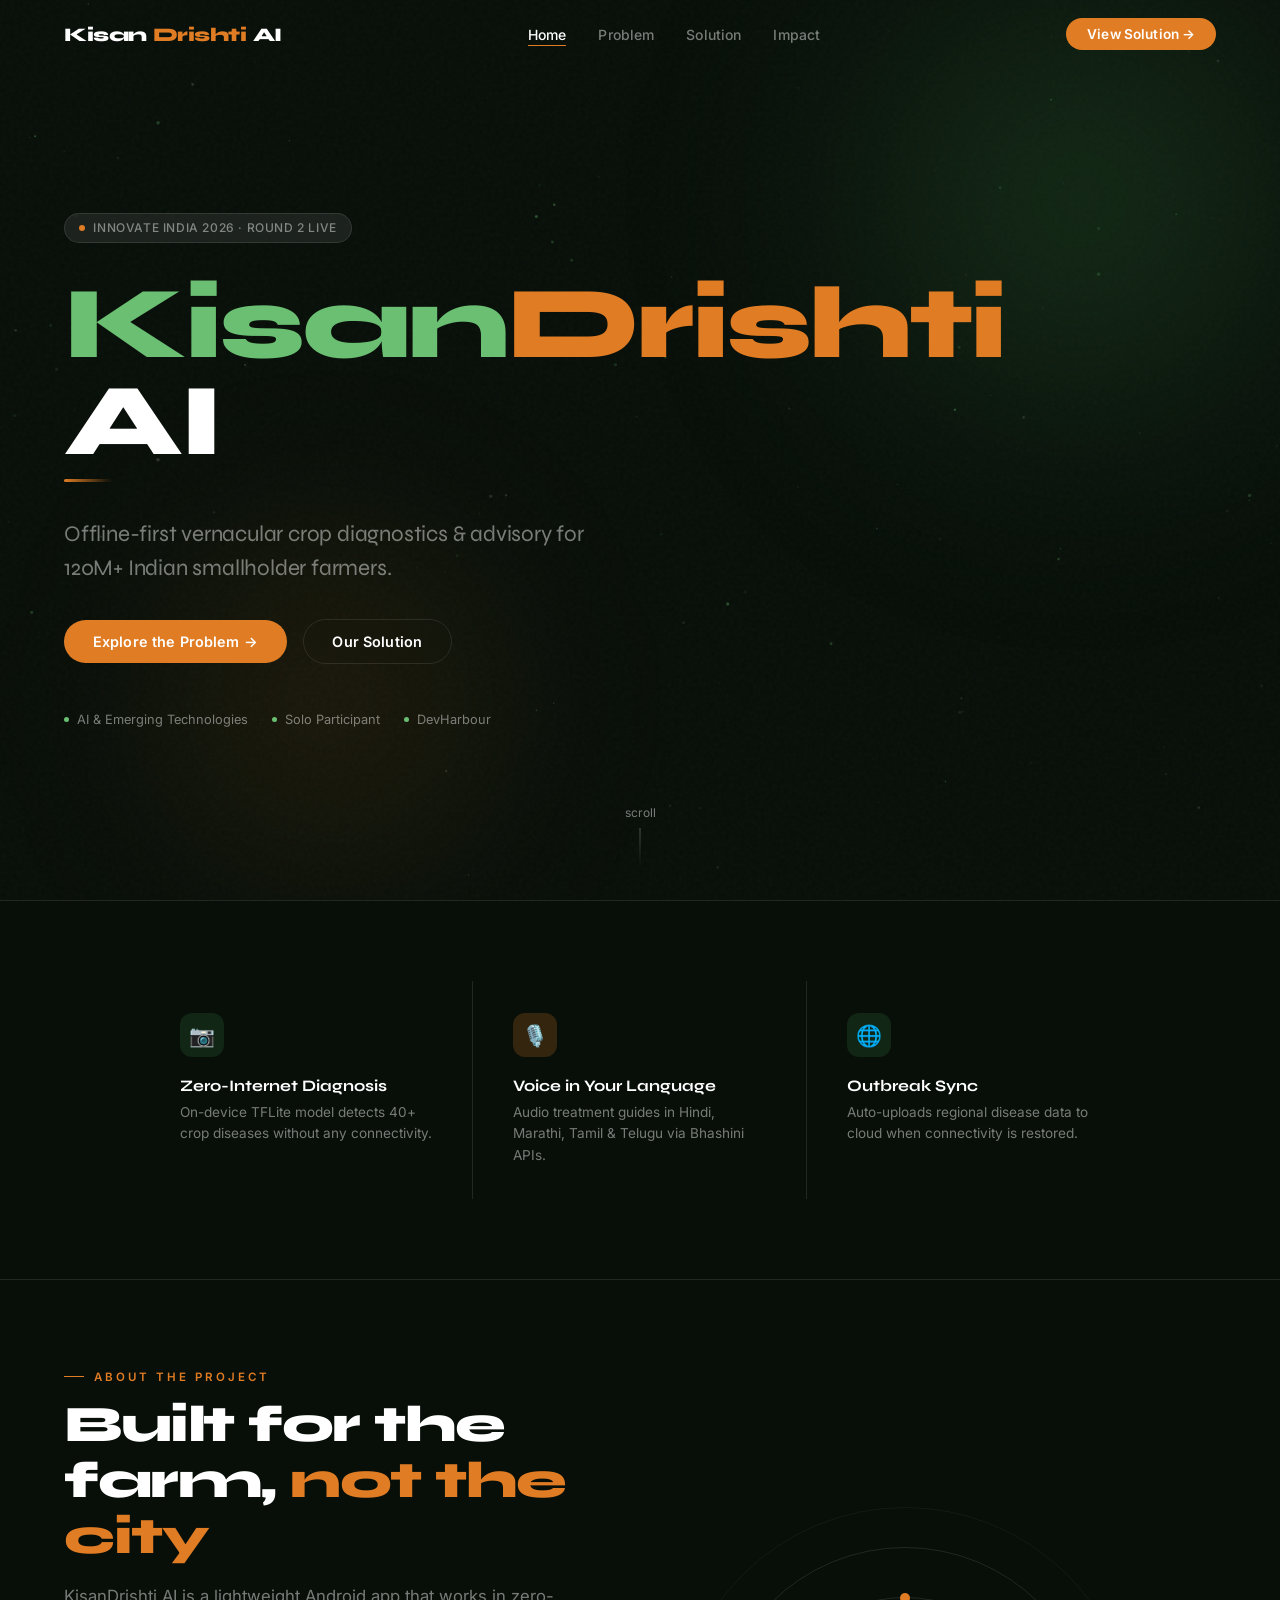
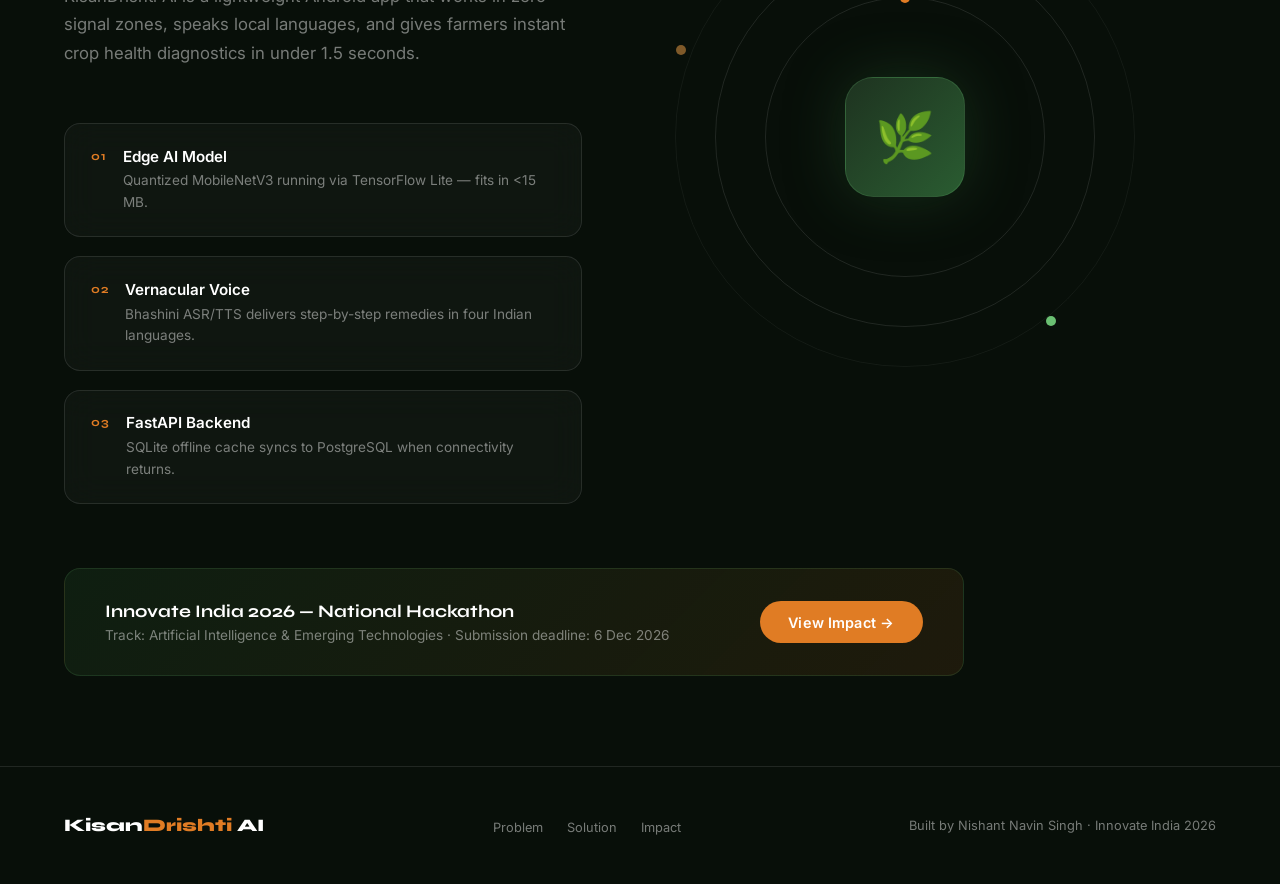
<file: index.html>
<!DOCTYPE html>
<html lang="en">
<head>
  <meta charset="UTF-8"/>
  <meta name="viewport" content="width=device-width, initial-scale=1.0"/>
  <title>KisanDrishti AI — Offline Crop Diagnostics</title>
  <link rel="stylesheet" href="style.css"/>
  <style>
    /* ─── HERO SPECIFIC ─── */
    .hero-track {
      display: flex; gap: 1.5rem; margin-top: 3rem; flex-wrap: wrap;
    }
    .track-item {
      display: flex; align-items: center; gap: 0.5rem;
      font-size: 0.8rem; color: var(--muted);
    }
    .track-item::before {
      content: ''; width: 5px; height: 5px; border-radius: 50%;
      background: var(--gleaf); flex-shrink: 0;
    }

    /* ─── FEATURES STRIP ─── */
    .features-strip {
      padding: 5rem clamp(1.5rem,5vw,4rem);
      border-top: 1px solid var(--border);
      border-bottom: 1px solid var(--border);
    }
    .features-strip-inner {
      display: grid;
      grid-template-columns: repeat(3,1fr);
      gap: 0;
      max-width: 1000px; margin: 0 auto;
    }
    .feat-item {
      padding: 2rem 2.5rem;
      border-right: 1px solid var(--border);
    }
    .feat-item:last-child { border-right: none; }
    .feat-icon {
      width: 44px; height: 44px; border-radius: 12px;
      display: flex; align-items: center; justify-content: center;
      font-size: 1.3rem; margin-bottom: 1.2rem;
    }
    .feat-icon.green { background: rgba(42,92,49,0.3); }
    .feat-icon.orange { background: rgba(224,124,36,0.2); }
    .feat-title { font-family:'Syne',sans-serif; font-weight:700; font-size:1rem; margin-bottom:0.4rem; }
    .feat-desc { font-size:0.85rem; color:var(--muted); line-height:1.6; }

    /* ─── OVERVIEW SECTION ─── */
    .overview-grid {
      display: grid; grid-template-columns: 1fr 1fr;
      gap: 4rem; align-items: center;
      max-width: 1100px;
    }
    .overview-visual {
      position: relative; aspect-ratio: 1;
      display: flex; align-items: center; justify-content: center;
    }
    .orbit-ring {
      position: absolute; border-radius: 50%;
      border: 1px solid var(--border);
    }
    .orbit-ring-1 { width: 280px; height: 280px; animation: spin 20s linear infinite; }
    .orbit-ring-2 { width: 380px; height: 380px; animation: spin 30s linear infinite reverse; }
    .orbit-ring-3 { width: 460px; height: 460px; animation: spin 45s linear infinite; opacity: 0.5; }
    @keyframes spin { from { transform: rotate(0deg); } to { transform: rotate(360deg); } }
    .orbit-dot {
      position: absolute; width: 10px; height: 10px; border-radius: 50%;
    }
    .orbit-dot-1 { background: var(--o2); top: 0; left: 50%; transform: translate(-50%,-50%); }
    .orbit-dot-2 { background: var(--gleaf); bottom: 0; right: 10%; }
    .orbit-dot-3 { background: var(--o3); top: 30%; left: 0; }
    .center-node {
      width: 120px; height: 120px; border-radius: 28px;
      background: linear-gradient(135deg, var(--g3), var(--gbrand));
      display: flex; align-items: center; justify-content: center;
      font-size: 3rem; z-index: 1;
      box-shadow: 0 0 60px rgba(42,92,49,0.4);
      border: 1px solid rgba(106,191,114,0.2);
    }
    .overview-items { display: flex; flex-direction: column; gap: 1.2rem; }
    .ov-item {
      padding: 1.4rem 1.6rem;
      display: flex; gap: 1rem; align-items: flex-start;
    }
    .ov-num {
      font-family:'Syne',sans-serif;
      font-size: 0.75rem; font-weight: 700;
      color: var(--o2); flex-shrink: 0;
      padding-top: 2px; letter-spacing: 1px;
    }
    .ov-title { font-weight: 600; font-size: 0.95rem; margin-bottom: 0.3rem; }
    .ov-desc  { font-size: 0.85rem; color: var(--muted); line-height: 1.6; }

    /* ─── HACKATHON BADGE ─── */
    .hackathon-banner {
      margin: 4rem 0 0;
      padding: 2rem 2.5rem;
      border-radius: var(--r);
      background: linear-gradient(135deg, rgba(42,92,49,0.2) 0%, rgba(224,124,36,0.1) 100%);
      border: 1px solid rgba(106,191,114,0.15);
      display: flex; align-items: center; justify-content: space-between;
      gap: 1.5rem; flex-wrap: wrap;
      max-width: 900px;
    }
    .hackathon-banner h3 {
      font-family:'Syne',sans-serif;
      font-size: 1.1rem; font-weight: 700; margin-bottom: 0.3rem;
    }
    .hackathon-banner p { font-size: 0.85rem; color: var(--muted); }

    @media(max-width:900px) {
      .features-strip-inner { grid-template-columns:1fr; }
      .feat-item { border-right:none; border-bottom:1px solid var(--border); }
      .feat-item:last-child { border-bottom:none; }
      .overview-grid { grid-template-columns:1fr; }
      .overview-visual { display:none; }
    }
  </style>
</head>
<body>

<!-- NAV -->
<nav>
  <a href="index.html" class="nav-logo">Kisan<span class="nav-logo-dot">Drishti</span> AI</a>
  <ul class="nav-links">
    <li><a href="index.html">Home</a></li>
    <li><a href="problem.html">Problem</a></li>
    <li><a href="solution.html">Solution</a></li>
    <li><a href="impact.html">Impact</a></li>
  </ul>
  <a href="solution.html" class="nav-pill">View Solution →</a>
  <button class="nav-hamburger" aria-label="Menu">
    <span></span><span></span><span></span>
  </button>
</nav>

<div class="mobile-menu">
  <button class="mobile-close">✕</button>
  <a href="index.html">Home</a>
  <a href="problem.html">Problem</a>
  <a href="solution.html">Solution</a>
  <a href="impact.html">Impact</a>
</div>

<!-- HERO -->
<section class="hero page">
  <canvas id="canvas-bg"></canvas>
  <div class="hero-glow hero-glow-1"></div>
  <div class="hero-glow hero-glow-2"></div>
  <div class="hero-content">
    <div class="hero-badge">
      <span class="hero-badge-dot"></span>
      Innovate India 2026 · Round 2 Live
    </div>
    <h1 class="hero-title">
      <span class="leaf-green">Kisan</span><span class="accent">Drishti</span><br>AI
    </h1>
    <div class="hero-divider"></div>
    <p class="hero-sub-title">Offline-first vernacular crop diagnostics &amp; advisory for 120M+ Indian smallholder farmers.</p>
    <div class="hero-actions">
      <a href="problem.html" class="btn btn-primary">Explore the Problem →</a>
      <a href="solution.html" class="btn btn-ghost">Our Solution</a>
    </div>
    <div class="hero-track">
      <span class="track-item">AI &amp; Emerging Technologies</span>
      <span class="track-item">Solo Participant</span>
      <span class="track-item">DevHarbour</span>
    </div>
  </div>
  <div class="hero-scroll">
    <span>scroll</span>
    <div class="scroll-line"></div>
  </div>
</section>

<!-- FEATURES STRIP -->
<div class="features-strip page">
  <div class="features-strip-inner">
    <div class="feat-item reveal">
      <div class="feat-icon green">📷</div>
      <div class="feat-title">Zero-Internet Diagnosis</div>
      <p class="feat-desc">On-device TFLite model detects 40+ crop diseases without any connectivity.</p>
    </div>
    <div class="feat-item reveal reveal-delay-1">
      <div class="feat-icon orange">🎙️</div>
      <div class="feat-title">Voice in Your Language</div>
      <p class="feat-desc">Audio treatment guides in Hindi, Marathi, Tamil &amp; Telugu via Bhashini APIs.</p>
    </div>
    <div class="feat-item reveal reveal-delay-2">
      <div class="feat-icon green">🌐</div>
      <div class="feat-title">Outbreak Sync</div>
      <p class="feat-desc">Auto-uploads regional disease data to cloud when connectivity is restored.</p>
    </div>
  </div>
</div>

<!-- OVERVIEW -->
<section class="section page">
  <div class="overview-grid">
    <div>
      <p class="section-eyebrow reveal">About the Project</p>
      <h2 class="section-heading reveal reveal-delay-1">Built for the farm, <span class="accent">not the city</span></h2>
      <p class="section-lead reveal reveal-delay-2">KisanDrishti AI is a lightweight Android app that works in zero-signal zones, speaks local languages, and gives farmers instant crop health diagnostics in under 1.5 seconds.</p>
      <div class="overview-items">
        <div class="glass ov-item reveal reveal-delay-1">
          <span class="ov-num">01</span>
          <div>
            <div class="ov-title">Edge AI Model</div>
            <p class="ov-desc">Quantized MobileNetV3 running via TensorFlow Lite — fits in &lt;15 MB.</p>
          </div>
        </div>
        <div class="glass ov-item reveal reveal-delay-2">
          <span class="ov-num">02</span>
          <div>
            <div class="ov-title">Vernacular Voice</div>
            <p class="ov-desc">Bhashini ASR/TTS delivers step-by-step remedies in four Indian languages.</p>
          </div>
        </div>
        <div class="glass ov-item reveal reveal-delay-3">
          <span class="ov-num">03</span>
          <div>
            <div class="ov-title">FastAPI Backend</div>
            <p class="ov-desc">SQLite offline cache syncs to PostgreSQL when connectivity returns.</p>
          </div>
        </div>
      </div>
    </div>
    <div class="overview-visual reveal">
      <div class="orbit-ring orbit-ring-3">
        <div class="orbit-dot orbit-dot-3"></div>
      </div>
      <div class="orbit-ring orbit-ring-2">
        <div class="orbit-dot orbit-dot-2"></div>
      </div>
      <div class="orbit-ring orbit-ring-1">
        <div class="orbit-dot orbit-dot-1"></div>
      </div>
      <div class="center-node">🌿</div>
    </div>
  </div>

  <div class="hackathon-banner reveal">
    <div>
      <h3>Innovate India 2026 — National Hackathon</h3>
      <p>Track: Artificial Intelligence &amp; Emerging Technologies · Submission deadline: 6 Dec 2026</p>
    </div>
    <a href="impact.html" class="btn btn-primary" style="white-space:nowrap;">View Impact →</a>
  </div>
</section>

<!-- FOOTER -->
<footer class="page">
  <a href="index.html" class="footer-logo">Kisan<span>Drishti</span> AI</a>
  <ul class="footer-links">
    <li><a href="problem.html">Problem</a></li>
    <li><a href="solution.html">Solution</a></li>
    <li><a href="impact.html">Impact</a></li>
  </ul>
  <p>Built by Nishant Navin Singh · Innovate India 2026</p>
</footer>

<script>
// Particle canvas
const canvas = document.getElementById('canvas-bg');
const ctx = canvas.getContext('2d');
let particles = [];

function resize() {
  canvas.width = window.innerWidth;
  canvas.height = window.innerHeight;
}
resize();
window.addEventListener('resize', resize);

class Particle {
  constructor() { this.reset(); }
  reset() {
    this.x = Math.random() * canvas.width;
    this.y = Math.random() * canvas.height;
    this.size = Math.random() * 1.5 + 0.3;
    this.speedX = (Math.random() - 0.5) * 0.3;
    this.speedY = -Math.random() * 0.4 - 0.1;
    this.opacity = Math.random() * 0.5 + 0.1;
    this.green = Math.random() > 0.6;
  }
  update() {
    this.x += this.speedX; this.y += this.speedY;
    if (this.y < -10) this.reset();
  }
  draw() {
    ctx.beginPath();
    ctx.arc(this.x, this.y, this.size, 0, Math.PI * 2);
    ctx.fillStyle = this.green
      ? `rgba(106,191,114,${this.opacity})`
      : `rgba(255,255,255,${this.opacity * 0.4})`;
    ctx.fill();
  }
}

for (let i = 0; i < 120; i++) particles.push(new Particle());

function animate() {
  ctx.clearRect(0, 0, canvas.width, canvas.height);
  particles.forEach(p => { p.update(); p.draw(); });
  requestAnimationFrame(animate);
}
animate();
</script>
<script src="nav.js"></script>
</body>
</html>
</file>
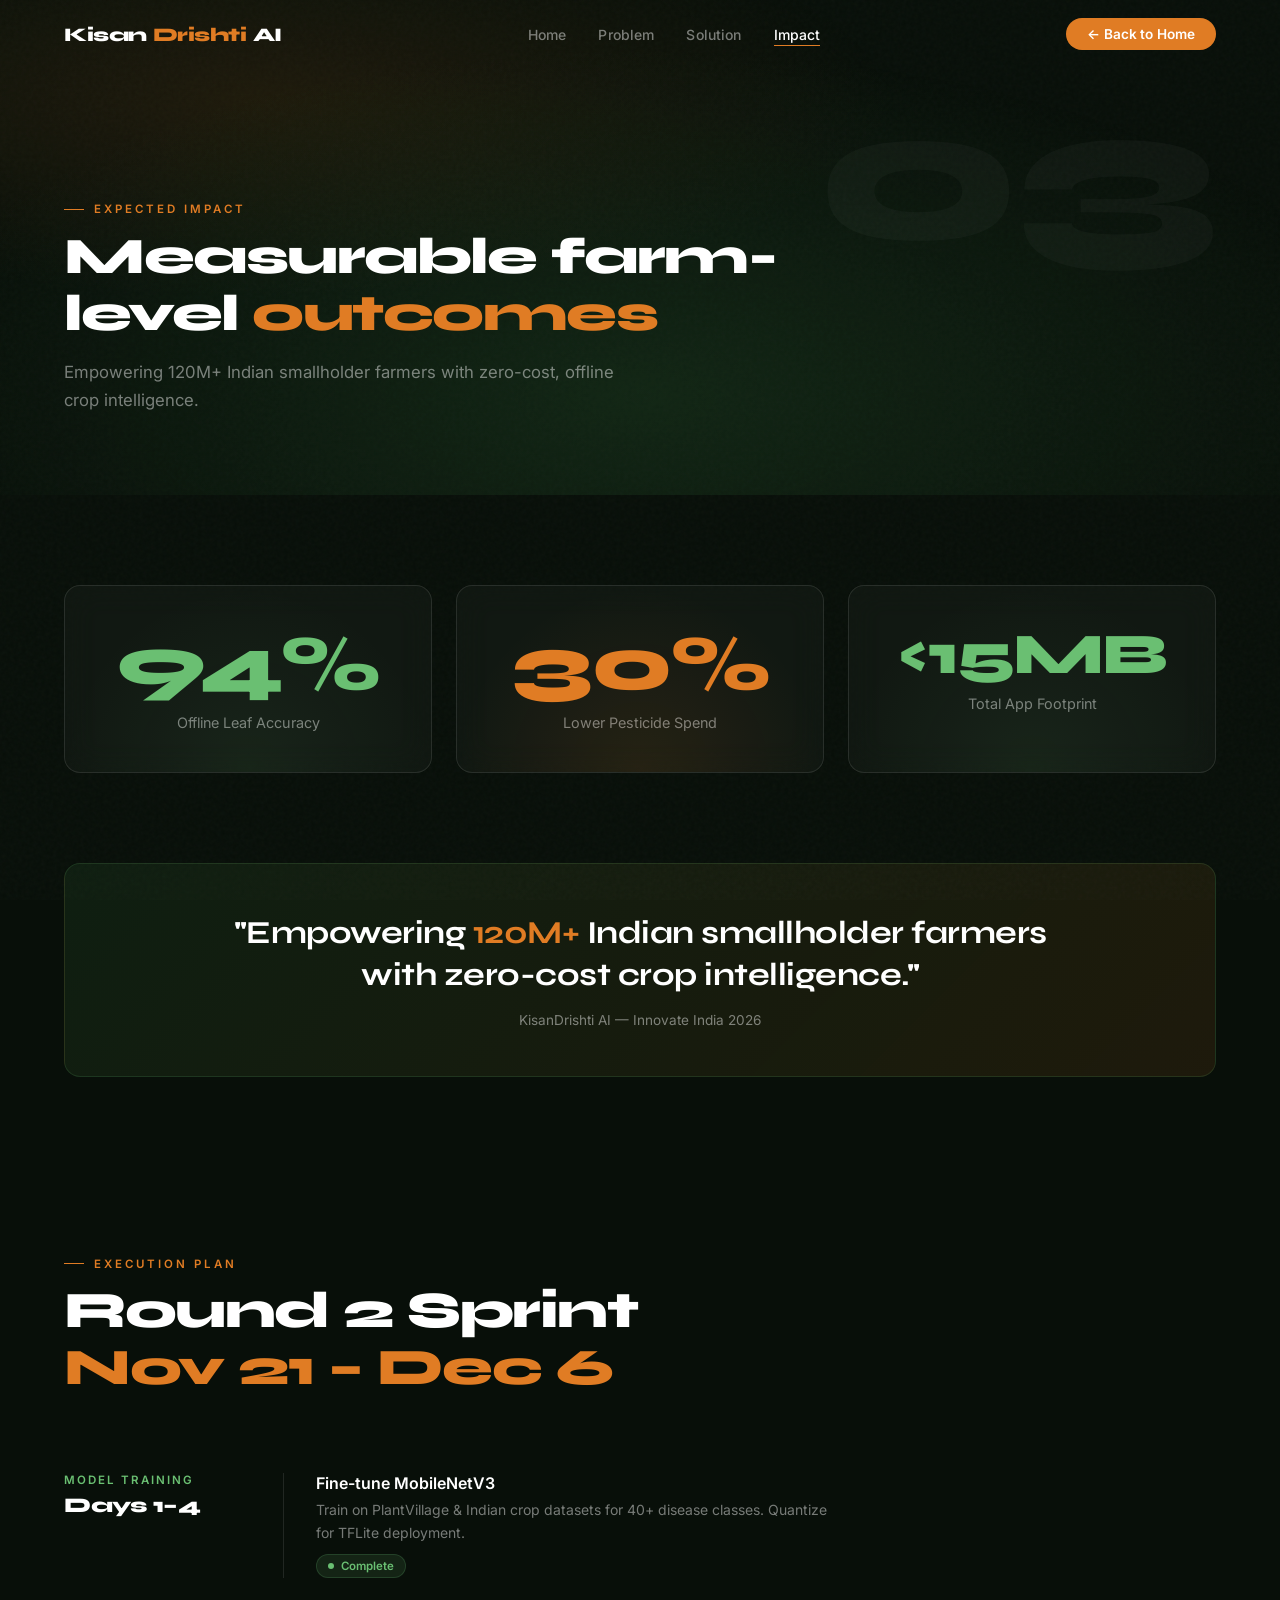
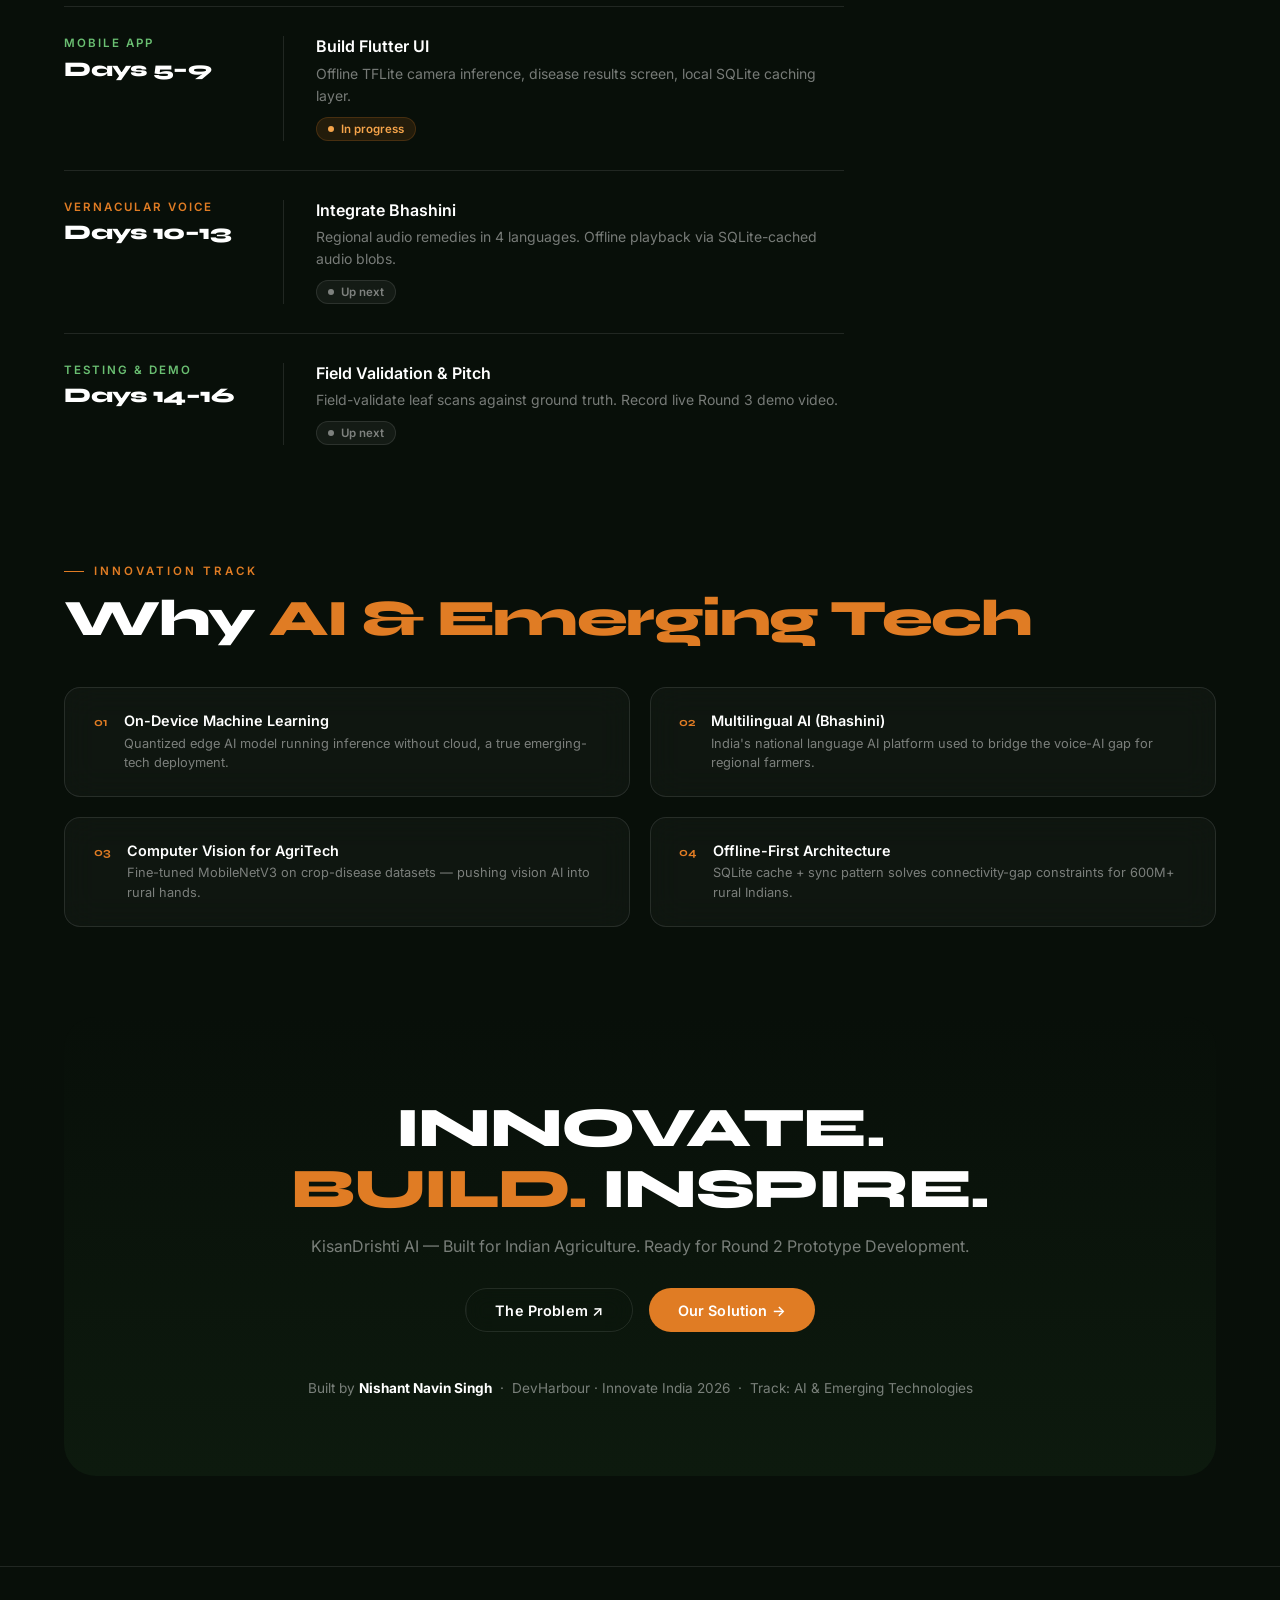
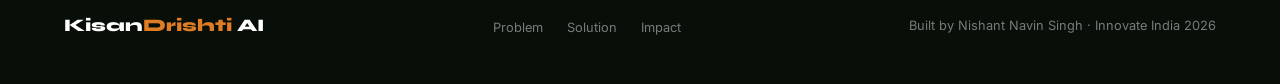
<file: impact.html>
<!DOCTYPE html>
<html lang="en">
<head>
  <meta charset="UTF-8"/>
  <meta name="viewport" content="width=device-width, initial-scale=1.0"/>
  <title>Impact & Timeline — KisanDrishti AI</title>
  <link rel="stylesheet" href="style.css"/>
  <style>
    .impact-hero {
      min-height: 55vh;
      display: flex; align-items: flex-end;
      padding: 120px clamp(1.5rem,5vw,4rem) 5rem;
      position: relative; overflow: hidden;
    }
    .impact-hero-bg {
      position: absolute; inset: 0;
      background:
        radial-gradient(ellipse 60% 70% at 50% 80%, rgba(42,92,49,0.3), transparent),
        radial-gradient(ellipse 50% 40% at 20% 20%, rgba(224,124,36,0.1), transparent);
    }
    .impact-hero-content { position:relative; z-index:1; max-width:720px; }
    .impact-hero-num {
      font-family:'Syne',sans-serif;
      font-size: clamp(6rem,15vw,12rem);
      font-weight: 800; line-height: 1;
      color: rgba(255,255,255,0.03);
      position: absolute; right: clamp(1.5rem,5vw,4rem); top: 80px;
      pointer-events: none; letter-spacing: -4px;
    }

    /* ─── STATS ─── */
    .stats-row {
      display: grid; grid-template-columns: repeat(3,1fr);
      gap: 1.5rem;
    }
    .stat-card {
      padding: 2.5rem 2rem;
      text-align: center; position: relative; overflow: hidden;
    }
    .stat-card::after {
      content: ''; position: absolute; inset: 0;
      background: radial-gradient(circle at 50% 100%, var(--glow-color,rgba(106,191,114,0.1)), transparent 70%);
    }
    .stat-card.g { --glow-color: rgba(106,191,114,0.08); }
    .stat-card.o { --glow-color: rgba(224,124,36,0.1); }
    .big-num {
      font-family:'Syne',sans-serif;
      font-size: clamp(3rem,6vw,5rem);
      font-weight: 800; letter-spacing: -2px; line-height: 1;
      margin-bottom: 0.6rem; display: block;
    }
    .big-num.green  { color: var(--gleaf); }
    .big-num.orange { color: var(--o2); }
    .big-label { font-size: 0.9rem; color: var(--muted); }

    /* ─── MISSION BANNER ─── */
    .mission-banner {
      padding: 3rem 3.5rem;
      background: linear-gradient(135deg, rgba(42,92,49,0.2), rgba(224,124,36,0.1));
      border-radius: var(--r); border: 1px solid rgba(106,191,114,0.15);
      text-align: center;
    }
    .mission-banner blockquote {
      font-family:'Syne',sans-serif;
      font-size: clamp(1.3rem,3vw,2rem);
      font-weight: 700; line-height: 1.3;
      color: var(--white); letter-spacing: -0.5px;
    }
    .mission-banner blockquote span { color: var(--o2); }
    .mission-banner cite {
      display: block; margin-top: 1rem;
      font-size: 0.85rem; color: var(--muted);
      font-style: normal;
    }

    /* ─── TIMELINE ─── */
    .timeline { display: flex; flex-direction: column; gap: 0; max-width: 780px; }
    .tl-item {
      display: grid; grid-template-columns: 220px 1fr;
      gap: 2rem; padding: 1.8rem 0;
      border-bottom: 1px solid var(--border);
      position: relative;
    }
    .tl-item:last-child { border-bottom: none; }
    .tl-left { padding-right: 2rem; border-right: 1px solid var(--border); }
    .tl-phase {
      font-size: 0.72rem; font-weight: 600;
      letter-spacing: 2px; text-transform: uppercase;
      margin-bottom: 0.4rem;
    }
    .tl-phase.green  { color: var(--gleaf); }
    .tl-phase.orange { color: var(--o2); }
    .tl-days {
      font-family:'Syne',sans-serif;
      font-size: 1.3rem; font-weight: 800;
      color: var(--white); letter-spacing: -0.5px;
    }
    .tl-right h3 { font-weight: 600; font-size: 1rem; margin-bottom: 0.4rem; }
    .tl-right p  { font-size: 0.875rem; color: var(--muted); line-height: 1.6; }
    .tl-status {
      display: inline-flex; align-items: center; gap: 0.4rem;
      margin-top: 0.6rem;
      font-size: 0.72rem; font-weight: 600; padding: 0.25rem 0.7rem;
      border-radius: 100px;
    }
    .tl-status.done { background: rgba(106,191,114,0.12); color: var(--gleaf); border:1px solid rgba(106,191,114,0.2); }
    .tl-status.active { background: rgba(224,124,36,0.12); color: var(--o3); border:1px solid rgba(224,124,36,0.2); }
    .tl-status.soon { background: rgba(255,255,255,0.05); color: var(--muted); border:1px solid var(--border); }
    .tl-status-dot { width:6px; height:6px; border-radius:50%; background:currentColor; }
    .tl-status.active .tl-status-dot { animation: pulse 1.5s infinite; }

    /* ─── TRACKS ─── */
    .tracks-grid {
      display: grid; grid-template-columns: repeat(2,1fr); gap: 1.2rem;
    }
    .track-card {
      padding: 1.5rem 1.8rem;
      display: flex; gap: 1rem; align-items: flex-start;
    }
    .track-num {
      font-family:'Syne',sans-serif; font-size:0.75rem; font-weight:700;
      color: var(--o2); flex-shrink:0; padding-top:3px;
    }
    .track-card h4 { font-weight:600; font-size:0.9rem; margin-bottom:0.3rem; }
    .track-card p  { font-size:0.8rem; color:var(--muted); line-height:1.5; }

    /* ─── FINAL CTA ─── */
    .final-cta {
      text-align: center; padding: 5rem clamp(1.5rem,5vw,4rem);
      background: linear-gradient(to bottom, var(--g0), var(--g1));
      border-radius: 2rem;
    }
    .final-cta h2 {
      font-family:'Syne',sans-serif;
      font-size: clamp(2rem,5vw,3.5rem);
      font-weight: 800; letter-spacing: -1.5px;
      margin-bottom: 1rem; line-height: 1.1;
    }
    .final-cta p { font-size:1rem; color:var(--muted); margin-bottom:2rem; }
    .final-cta-btns { display:flex; gap:1rem; justify-content:center; flex-wrap:wrap; }
    .built-by {
      margin-top: 3rem; font-size:0.85rem; color:var(--muted);
    }
    .built-by strong { color:var(--white); }

    @media(max-width:900px) {
      .stats-row { grid-template-columns:1fr 1fr; }
      .tl-item { grid-template-columns:1fr; gap:0.8rem; }
      .tl-left { border-right:none; padding-right:0; border-bottom:none; }
      .tracks-grid { grid-template-columns:1fr; }
    }
    @media(max-width:500px) {
      .stats-row { grid-template-columns:1fr; }
    }
  </style>
</head>
<body>

<nav>
  <a href="index.html" class="nav-logo">Kisan<span class="nav-logo-dot">Drishti</span> AI</a>
  <ul class="nav-links">
    <li><a href="index.html">Home</a></li>
    <li><a href="problem.html">Problem</a></li>
    <li><a href="solution.html">Solution</a></li>
    <li><a href="impact.html">Impact</a></li>
  </ul>
  <a href="index.html" class="nav-pill">← Back to Home</a>
  <button class="nav-hamburger" aria-label="Menu"><span></span><span></span><span></span></button>
</nav>
<div class="mobile-menu">
  <button class="mobile-close">✕</button>
  <a href="index.html">Home</a>
  <a href="problem.html">Problem</a>
  <a href="solution.html">Solution</a>
  <a href="impact.html">Impact</a>
</div>

<!-- HERO -->
<div class="impact-hero page">
  <div class="impact-hero-bg"></div>
  <span class="impact-hero-num">03</span>
  <div class="impact-hero-content">
    <p class="section-eyebrow reveal">Expected Impact</p>
    <h1 class="section-heading reveal reveal-delay-1">Measurable farm-level <span class="accent">outcomes</span></h1>
    <p class="section-lead reveal reveal-delay-2" style="margin-bottom:0">Empowering 120M+ Indian smallholder farmers with zero-cost, offline crop intelligence.</p>
  </div>
</div>

<!-- STATS -->
<section class="section page">
  <div class="stats-row">
    <div class="glass stat-card g reveal">
      <span class="big-num green" data-count="94" data-suffix="%">0%</span>
      <span class="big-label">Offline Leaf Accuracy</span>
    </div>
    <div class="glass stat-card o reveal reveal-delay-1">
      <span class="big-num orange" data-count="30" data-suffix="%">0%</span>
      <span class="big-label">Lower Pesticide Spend</span>
    </div>
    <div class="glass stat-card g reveal reveal-delay-2">
      <span class="big-num green" style="font-size:clamp(2.5rem,4.5vw,4rem)">&lt;15MB</span>
      <span class="big-label">Total App Footprint</span>
    </div>
  </div>
</section>

<!-- MISSION BANNER -->
<section class="section page" style="padding-top:0">
  <div class="mission-banner reveal">
    <blockquote>
      "Empowering <span>120M+</span> Indian smallholder farmers<br>with zero-cost crop intelligence."
    </blockquote>
    <cite>KisanDrishti AI — Innovate India 2026</cite>
  </div>
</section>

<!-- TIMELINE -->
<section class="section page">
  <p class="section-eyebrow reveal">Execution Plan</p>
  <h2 class="section-heading reveal reveal-delay-1">Round 2 Sprint<br><span class="accent">Nov 21 – Dec 6</span></h2>
  <div class="timeline" style="margin-top:3rem">
    <div class="tl-item reveal">
      <div class="tl-left">
        <div class="tl-phase green">Model Training</div>
        <div class="tl-days">Days 1–4</div>
      </div>
      <div class="tl-right">
        <h3>Fine-tune MobileNetV3</h3>
        <p>Train on PlantVillage &amp; Indian crop datasets for 40+ disease classes. Quantize for TFLite deployment.</p>
        <span class="tl-status done"><span class="tl-status-dot"></span>Complete</span>
      </div>
    </div>
    <div class="tl-item reveal reveal-delay-1">
      <div class="tl-left">
        <div class="tl-phase green">Mobile App</div>
        <div class="tl-days">Days 5–9</div>
      </div>
      <div class="tl-right">
        <h3>Build Flutter UI</h3>
        <p>Offline TFLite camera inference, disease results screen, local SQLite caching layer.</p>
        <span class="tl-status active"><span class="tl-status-dot"></span>In progress</span>
      </div>
    </div>
    <div class="tl-item reveal reveal-delay-2">
      <div class="tl-left">
        <div class="tl-phase orange">Vernacular Voice</div>
        <div class="tl-days">Days 10–13</div>
      </div>
      <div class="tl-right">
        <h3>Integrate Bhashini</h3>
        <p>Regional audio remedies in 4 languages. Offline playback via SQLite-cached audio blobs.</p>
        <span class="tl-status soon"><span class="tl-status-dot"></span>Up next</span>
      </div>
    </div>
    <div class="tl-item reveal reveal-delay-3">
      <div class="tl-left">
        <div class="tl-phase green">Testing &amp; Demo</div>
        <div class="tl-days">Days 14–16</div>
      </div>
      <div class="tl-right">
        <h3>Field Validation &amp; Pitch</h3>
        <p>Field-validate leaf scans against ground truth. Record live Round 3 demo video.</p>
        <span class="tl-status soon"><span class="tl-status-dot"></span>Up next</span>
      </div>
    </div>
  </div>
</section>

<!-- INNOVATION TRACKS -->
<section class="section page" style="padding-top:0">
  <p class="section-eyebrow reveal">Innovation Track</p>
  <h2 class="section-heading reveal reveal-delay-1">Why <span class="accent">AI &amp; Emerging Tech</span></h2>
  <div class="tracks-grid" style="margin-top:2.5rem">
    <div class="glass track-card reveal">
      <span class="track-num">01</span>
      <div>
        <h4>On-Device Machine Learning</h4>
        <p>Quantized edge AI model running inference without cloud, a true emerging-tech deployment.</p>
      </div>
    </div>
    <div class="glass track-card reveal reveal-delay-1">
      <span class="track-num">02</span>
      <div>
        <h4>Multilingual AI (Bhashini)</h4>
        <p>India's national language AI platform used to bridge the voice-AI gap for regional farmers.</p>
      </div>
    </div>
    <div class="glass track-card reveal reveal-delay-2">
      <span class="track-num">03</span>
      <div>
        <h4>Computer Vision for AgriTech</h4>
        <p>Fine-tuned MobileNetV3 on crop-disease datasets — pushing vision AI into rural hands.</p>
      </div>
    </div>
    <div class="glass track-card reveal reveal-delay-3">
      <span class="track-num">04</span>
      <div>
        <h4>Offline-First Architecture</h4>
        <p>SQLite cache + sync pattern solves connectivity-gap constraints for 600M+ rural Indians.</p>
      </div>
    </div>
  </div>
</section>

<!-- FINAL CTA -->
<section class="section page" style="padding-top:0">
  <div class="final-cta reveal">
    <h2>INNOVATE.<br><span style="color:var(--o2)">BUILD.</span> INSPIRE.</h2>
    <p>KisanDrishti AI — Built for Indian Agriculture. Ready for Round 2 Prototype Development.</p>
    <div class="final-cta-btns">
      <a href="problem.html" class="btn btn-ghost">The Problem ↗</a>
      <a href="solution.html" class="btn btn-primary">Our Solution →</a>
    </div>
    <div class="built-by">
      Built by <strong>Nishant Navin Singh</strong> &nbsp;·&nbsp; DevHarbour · Innovate India 2026 &nbsp;·&nbsp; Track: AI &amp; Emerging Technologies
    </div>
  </div>
</section>

<footer class="page">
  <a href="index.html" class="footer-logo">Kisan<span>Drishti</span> AI</a>
  <ul class="footer-links">
    <li><a href="problem.html">Problem</a></li>
    <li><a href="solution.html">Solution</a></li>
    <li><a href="impact.html">Impact</a></li>
  </ul>
  <p>Built by Nishant Navin Singh · Innovate India 2026</p>
</footer>

<script src="nav.js"></script>
</body>
</html>
</file>
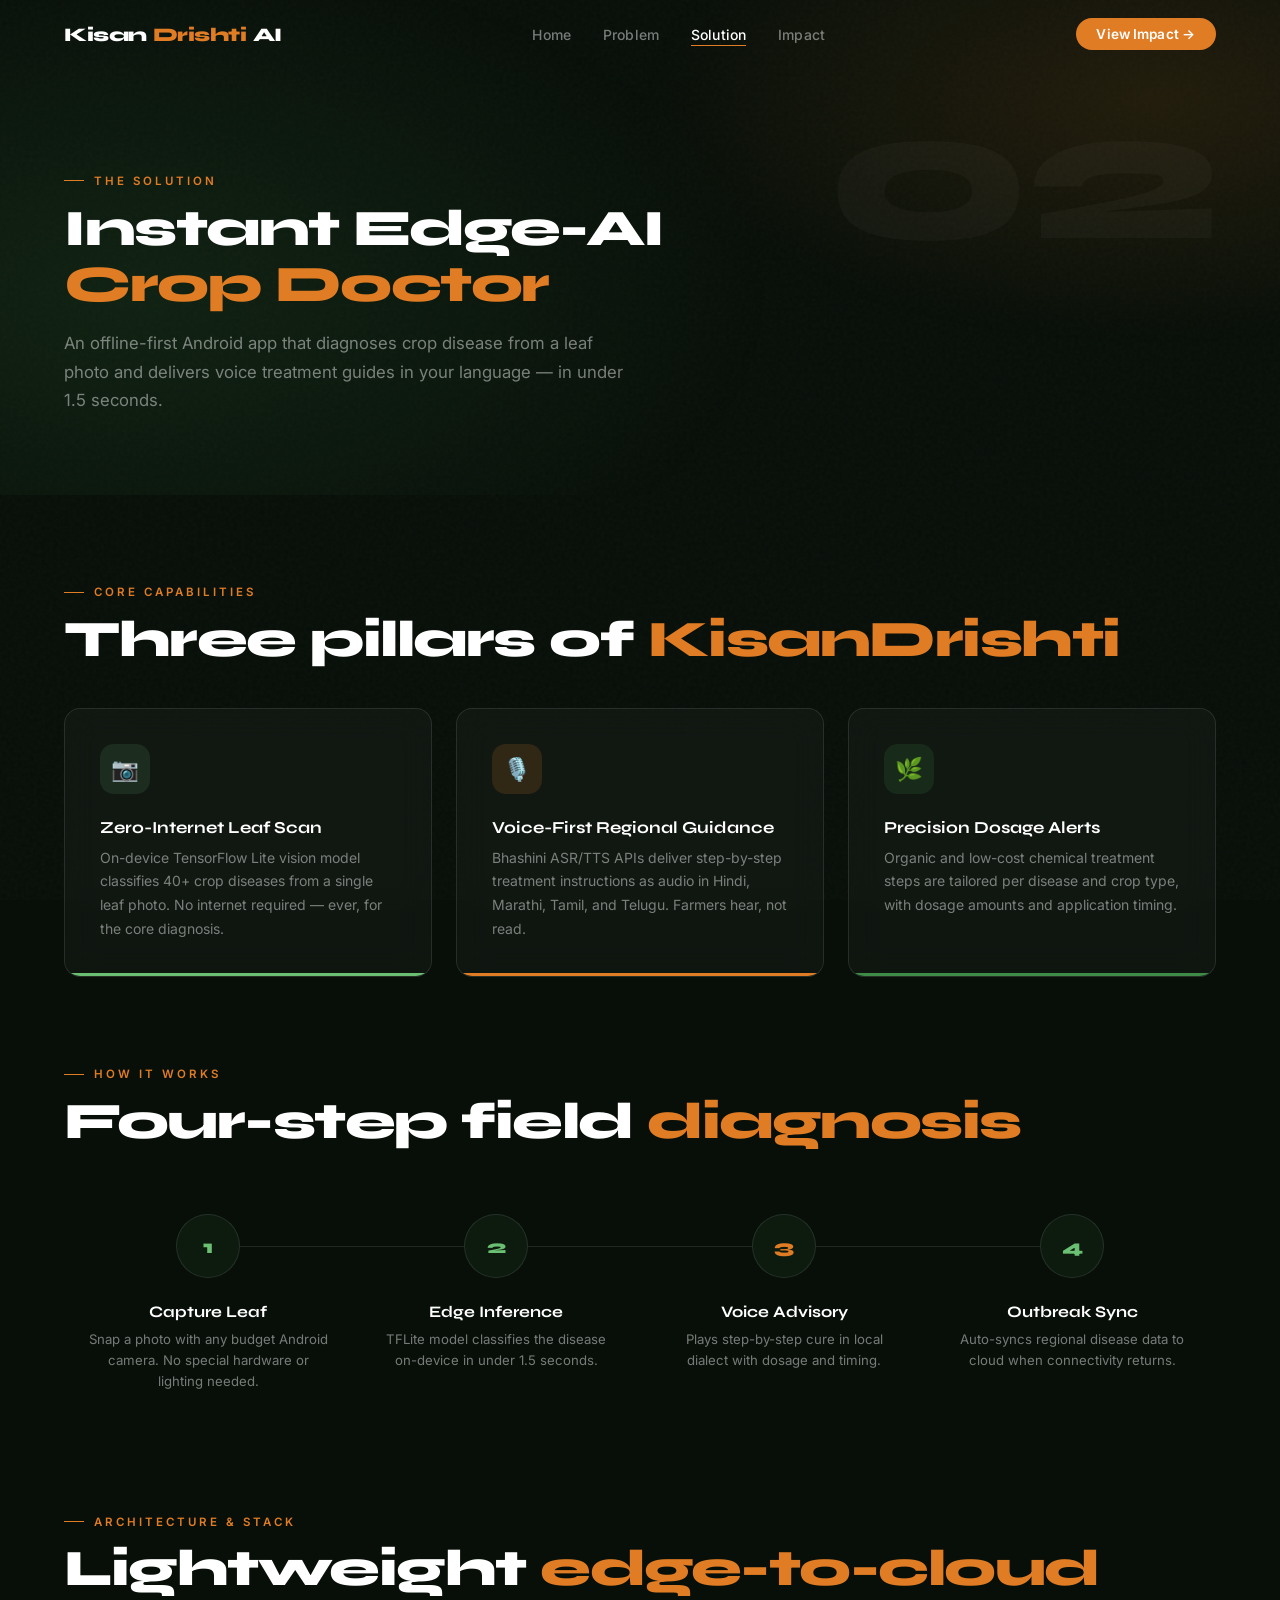
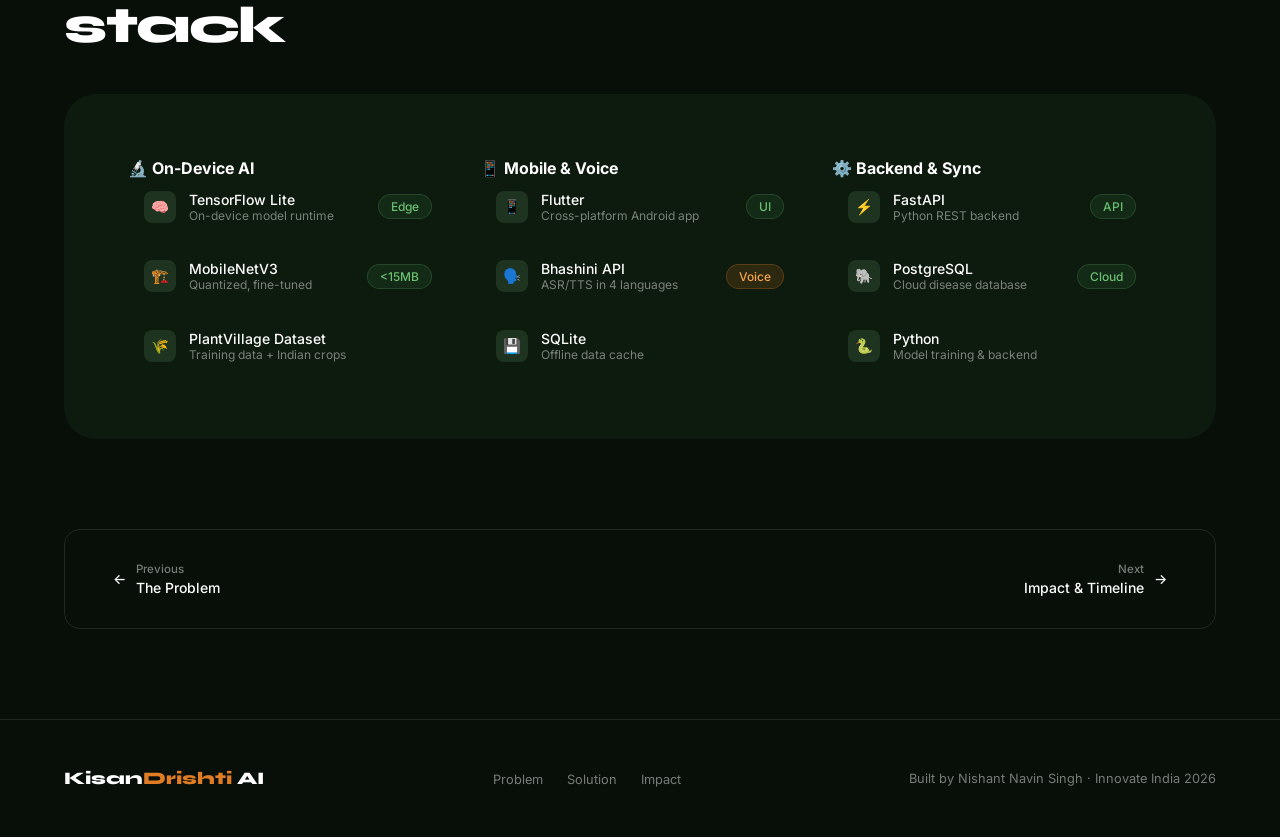
<file: solution.html>
<!DOCTYPE html>
<html lang="en">
<head>
  <meta charset="UTF-8"/>
  <meta name="viewport" content="width=device-width, initial-scale=1.0"/>
  <title>Solution & Tech Stack — KisanDrishti AI</title>
  <link rel="stylesheet" href="style.css"/>
  <style>
    .sol-hero {
      min-height: 55vh;
      display: flex; align-items: flex-end;
      padding: 120px clamp(1.5rem,5vw,4rem) 5rem;
      position: relative; overflow: hidden;
    }
    .sol-hero-bg {
      position: absolute; inset: 0;
      background:
        radial-gradient(ellipse 50% 70% at 10% 60%, rgba(42,92,49,0.25), transparent),
        radial-gradient(ellipse 40% 50% at 90% 20%, rgba(224,124,36,0.12), transparent);
    }
    .sol-hero-content { position:relative; z-index:1; max-width:720px; }
    .sol-hero-num {
      font-family:'Syne',sans-serif;
      font-size: clamp(6rem,15vw,12rem);
      font-weight: 800; line-height: 1;
      color: rgba(255,255,255,0.03);
      position: absolute; right: clamp(1.5rem,5vw,4rem); top: 80px;
      pointer-events: none; letter-spacing: -4px;
    }

    /* ─── SOLUTION CARDS ─── */
    .sol-cards {
      display: grid; grid-template-columns: repeat(3,1fr); gap: 1.5rem;
    }
    .sol-card {
      padding: 2.2rem; position: relative; overflow: hidden;
    }
    .sol-card::before {
      content: ''; position: absolute; bottom: 0; left: 0; right: 0;
      height: 3px;
    }
    .sol-card.c-green::before { background: var(--gleaf); }
    .sol-card.c-orange::before { background: var(--o2); }
    .sol-card.c-mid::before { background: var(--glight); }
    .sol-card-icon-wrap {
      width: 50px; height: 50px; border-radius: 14px;
      display: flex; align-items: center; justify-content: center;
      font-size: 1.4rem; margin-bottom: 1.4rem;
    }
    .sol-card.c-green .sol-card-icon-wrap { background: rgba(106,191,114,0.12); }
    .sol-card.c-orange .sol-card-icon-wrap { background: rgba(224,124,36,0.15); }
    .sol-card.c-mid .sol-card-icon-wrap { background: rgba(61,139,70,0.15); }
    .sol-card h3 { font-family:'Syne',sans-serif; font-size:1.05rem; font-weight:700; margin-bottom:0.5rem; }
    .sol-card p  { font-size:0.875rem; color:var(--muted); line-height:1.7; }

    /* ─── WORKFLOW ─── */
    .workflow-wrap {
      display: grid; grid-template-columns: repeat(4,1fr);
      gap: 0; position: relative;
    }
    .workflow-wrap::before {
      content: ''; position: absolute;
      top: 32px; left: calc(12.5%); right: calc(12.5%);
      height: 1px; background: var(--border); z-index: 0;
    }
    .wf-step { padding: 0 1.5rem 2rem; text-align: center; position: relative; z-index: 1; }
    .wf-num {
      width: 64px; height: 64px; border-radius: 50%;
      display: flex; align-items: center; justify-content: center;
      font-family:'Syne',sans-serif; font-size:1.2rem; font-weight:800;
      margin: 0 auto 1.5rem;
      border: 1px solid var(--border);
      background: var(--g1);
      transition: all 0.3s;
    }
    .wf-step:hover .wf-num { background: var(--gbrand); border-color: var(--gleaf); transform: scale(1.1); }
    .wf-num.orange { color: var(--o2); }
    .wf-num.green  { color: var(--gleaf); }
    .wf-step h3 { font-family:'Syne',sans-serif; font-size:1rem; font-weight:700; margin-bottom:0.5rem; }
    .wf-step p  { font-size:0.825rem; color:var(--muted); line-height:1.6; }

    /* ─── TECH STACK ─── */
    .stack-section { background: var(--g1); border-radius: 2rem; padding: 4rem; }
    .stack-cols {
      display: grid; grid-template-columns: repeat(3,1fr); gap: 2rem;
    }
    .stack-col h4 {
      font-size: 0.72rem; font-weight: 600; letter-spacing: 2px;
      text-transform: uppercase; color: var(--muted);
      margin-bottom: 1.2rem; padding-bottom: 0.8rem;
      border-bottom: 1px solid var(--border);
    }
    .stack-items { display: flex; flex-direction: column; gap: 0.75rem; }
    .stack-item {
      display: flex; align-items: center; gap: 0.8rem;
      padding: 0.8rem 1rem; border-radius: 10px;
      transition: background 0.2s;
      cursor: default;
    }
    .stack-item:hover { background: var(--subtle); }
    .stack-item-icon {
      width: 32px; height: 32px; border-radius: 8px;
      background: var(--g3);
      display: flex; align-items: center; justify-content: center;
      font-size: 0.9rem; flex-shrink: 0;
    }
    .stack-item-name { font-size: 0.875rem; font-weight: 500; }
    .stack-item-desc { font-size: 0.75rem; color: var(--muted); }

    /* ─── NAV BOTTOM ─── */
    .page-nav {
      display: flex; justify-content: space-between; align-items: center;
      gap: 1rem; flex-wrap: wrap;
      padding: 2rem 3rem;
      border: 1px solid var(--border); border-radius: var(--r);
    }
    .page-nav-prev, .page-nav-next {
      display: flex; align-items: center; gap: 0.6rem;
      text-decoration: none; color: var(--white);
      font-size: 0.875rem; font-weight: 500;
      transition: color 0.2s;
    }
    .page-nav-prev:hover, .page-nav-next:hover { color: var(--o2); }
    .page-nav-label { font-size: 0.72rem; color: var(--muted); display: block; margin-bottom: 0.2rem; }

    @media(max-width:900px) {
      .sol-cards { grid-template-columns:1fr; }
      .workflow-wrap { grid-template-columns:1fr 1fr; }
      .workflow-wrap::before { display:none; }
      .stack-cols { grid-template-columns:1fr; }
      .stack-section { padding:2rem 1.5rem; }
    }
    @media(max-width:500px) {
      .workflow-wrap { grid-template-columns:1fr; }
    }
  </style>
</head>
<body>

<nav>
  <a href="index.html" class="nav-logo">Kisan<span class="nav-logo-dot">Drishti</span> AI</a>
  <ul class="nav-links">
    <li><a href="index.html">Home</a></li>
    <li><a href="problem.html">Problem</a></li>
    <li><a href="solution.html">Solution</a></li>
    <li><a href="impact.html">Impact</a></li>
  </ul>
  <a href="impact.html" class="nav-pill">View Impact →</a>
  <button class="nav-hamburger" aria-label="Menu"><span></span><span></span><span></span></button>
</nav>
<div class="mobile-menu">
  <button class="mobile-close">✕</button>
  <a href="index.html">Home</a>
  <a href="problem.html">Problem</a>
  <a href="solution.html">Solution</a>
  <a href="impact.html">Impact</a>
</div>

<!-- HERO -->
<div class="sol-hero page">
  <div class="sol-hero-bg"></div>
  <span class="sol-hero-num">02</span>
  <div class="sol-hero-content">
    <p class="section-eyebrow reveal">The Solution</p>
    <h1 class="section-heading reveal reveal-delay-1">Instant Edge-AI<br><span class="accent">Crop Doctor</span></h1>
    <p class="section-lead reveal reveal-delay-2" style="margin-bottom:0">An offline-first Android app that diagnoses crop disease from a leaf photo and delivers voice treatment guides in your language — in under 1.5 seconds.</p>
  </div>
</div>

<!-- SOLUTION CARDS -->
<section class="section page">
  <p class="section-eyebrow reveal">Core Capabilities</p>
  <h2 class="section-heading reveal reveal-delay-1">Three pillars of <span class="accent">KisanDrishti</span></h2>
  <div class="sol-cards" style="margin-top:2.5rem">
    <div class="glass sol-card c-green reveal">
      <div class="sol-card-icon-wrap">📷</div>
      <h3>Zero-Internet Leaf Scan</h3>
      <p>On-device TensorFlow Lite vision model classifies 40+ crop diseases from a single leaf photo. No internet required — ever, for the core diagnosis.</p>
    </div>
    <div class="glass sol-card c-orange reveal reveal-delay-1">
      <div class="sol-card-icon-wrap">🎙️</div>
      <h3>Voice-First Regional Guidance</h3>
      <p>Bhashini ASR/TTS APIs deliver step-by-step treatment instructions as audio in Hindi, Marathi, Tamil, and Telugu. Farmers hear, not read.</p>
    </div>
    <div class="glass sol-card c-mid reveal reveal-delay-2">
      <div class="sol-card-icon-wrap">🌿</div>
      <h3>Precision Dosage Alerts</h3>
      <p>Organic and low-cost chemical treatment steps are tailored per disease and crop type, with dosage amounts and application timing.</p>
    </div>
  </div>
</section>

<!-- WORKFLOW -->
<section class="section page" style="padding-top:0">
  <p class="section-eyebrow reveal">How It Works</p>
  <h2 class="section-heading reveal reveal-delay-1">Four-step field <span class="accent">diagnosis</span></h2>
  <div class="workflow-wrap" style="margin-top:4rem">
    <div class="wf-step reveal">
      <div class="wf-num green">1</div>
      <h3>Capture Leaf</h3>
      <p>Snap a photo with any budget Android camera. No special hardware or lighting needed.</p>
    </div>
    <div class="wf-step reveal reveal-delay-1">
      <div class="wf-num green">2</div>
      <h3>Edge Inference</h3>
      <p>TFLite model classifies the disease on-device in under 1.5 seconds.</p>
    </div>
    <div class="wf-step reveal reveal-delay-2">
      <div class="wf-num orange">3</div>
      <h3>Voice Advisory</h3>
      <p>Plays step-by-step cure in local dialect with dosage and timing.</p>
    </div>
    <div class="wf-step reveal reveal-delay-3">
      <div class="wf-num green">4</div>
      <h3>Outbreak Sync</h3>
      <p>Auto-syncs regional disease data to cloud when connectivity returns.</p>
    </div>
  </div>
</section>

<!-- TECH STACK -->
<section class="section page" style="padding-top:0">
  <p class="section-eyebrow reveal">Architecture &amp; Stack</p>
  <h2 class="section-heading reveal reveal-delay-1">Lightweight <span class="accent">edge-to-cloud</span> stack</h2>
  <div class="stack-section reveal" style="margin-top:2.5rem">
    <div class="stack-cols">
      <div>
        <h4>🔬 On-Device AI</h4>
        <div class="stack-items">
          <div class="stack-item">
            <div class="stack-item-icon">🧠</div>
            <div>
              <div class="stack-item-name">TensorFlow Lite</div>
              <div class="stack-item-desc">On-device model runtime</div>
            </div>
            <span class="tag" style="margin-left:auto">Edge</span>
          </div>
          <div class="stack-item">
            <div class="stack-item-icon">🏗️</div>
            <div>
              <div class="stack-item-name">MobileNetV3</div>
              <div class="stack-item-desc">Quantized, fine-tuned</div>
            </div>
            <span class="tag" style="margin-left:auto">&lt;15MB</span>
          </div>
          <div class="stack-item">
            <div class="stack-item-icon">🌾</div>
            <div>
              <div class="stack-item-name">PlantVillage Dataset</div>
              <div class="stack-item-desc">Training data + Indian crops</div>
            </div>
          </div>
        </div>
      </div>
      <div>
        <h4>📱 Mobile &amp; Voice</h4>
        <div class="stack-items">
          <div class="stack-item">
            <div class="stack-item-icon">📱</div>
            <div>
              <div class="stack-item-name">Flutter</div>
              <div class="stack-item-desc">Cross-platform Android app</div>
            </div>
            <span class="tag" style="margin-left:auto">UI</span>
          </div>
          <div class="stack-item">
            <div class="stack-item-icon">🗣️</div>
            <div>
              <div class="stack-item-name">Bhashini API</div>
              <div class="stack-item-desc">ASR/TTS in 4 languages</div>
            </div>
            <span class="tag orange" style="margin-left:auto">Voice</span>
          </div>
          <div class="stack-item">
            <div class="stack-item-icon">💾</div>
            <div>
              <div class="stack-item-name">SQLite</div>
              <div class="stack-item-desc">Offline data cache</div>
            </div>
          </div>
        </div>
      </div>
      <div>
        <h4>⚙️ Backend &amp; Sync</h4>
        <div class="stack-items">
          <div class="stack-item">
            <div class="stack-item-icon">⚡</div>
            <div>
              <div class="stack-item-name">FastAPI</div>
              <div class="stack-item-desc">Python REST backend</div>
            </div>
            <span class="tag" style="margin-left:auto">API</span>
          </div>
          <div class="stack-item">
            <div class="stack-item-icon">🐘</div>
            <div>
              <div class="stack-item-name">PostgreSQL</div>
              <div class="stack-item-desc">Cloud disease database</div>
            </div>
            <span class="tag" style="margin-left:auto">Cloud</span>
          </div>
          <div class="stack-item">
            <div class="stack-item-icon">🐍</div>
            <div>
              <div class="stack-item-name">Python</div>
              <div class="stack-item-desc">Model training &amp; backend</div>
            </div>
          </div>
        </div>
      </div>
    </div>
  </div>
</section>

<!-- PAGE NAV -->
<section class="section page" style="padding-top:0">
  <div class="page-nav reveal">
    <a href="problem.html" class="page-nav-prev">
      <span>←</span>
      <div>
        <span class="page-nav-label">Previous</span>
        The Problem
      </div>
    </a>
    <a href="impact.html" class="page-nav-next">
      <div style="text-align:right">
        <span class="page-nav-label">Next</span>
        Impact &amp; Timeline
      </div>
      <span>→</span>
    </a>
  </div>
</section>

<footer class="page">
  <a href="index.html" class="footer-logo">Kisan<span>Drishti</span> AI</a>
  <ul class="footer-links">
    <li><a href="problem.html">Problem</a></li>
    <li><a href="solution.html">Solution</a></li>
    <li><a href="impact.html">Impact</a></li>
  </ul>
  <p>Built by Nishant Navin Singh · Innovate India 2026</p>
</footer>

<script src="nav.js"></script>
</body>
</html>
</file>
<file: style.css>
@import url('https://fonts.googleapis.com/css2?family=Syne:wght@400;500;600;700;800&family=Inter:wght@300;400;500;600&display=swap');

*, *::before, *::after { box-sizing: border-box; margin: 0; padding: 0; }

:root {
  --g0: #080f09;
  --g1: #0d1a0e;
  --g2: #142116;
  --g3: #1e3320;
  --gbrand: #2a5c31;
  --glight: #3d8b46;
  --gleaf: #6abf72;
  --o1: #c96a10;
  --o2: #e07c24;
  --o3: #f5a44a;
  --white: #fff;
  --offwhite: #f7f9f7;
  --muted: rgba(255,255,255,0.45);
  --subtle: rgba(255,255,255,0.08);
  --border: rgba(255,255,255,0.1);
  --r: 16px;
  --transition: 0.4s cubic-bezier(0.16,1,0.3,1);
}

html { scroll-behavior: smooth; font-size: 16px; }

body {
  font-family: 'Inter', sans-serif;
  background: var(--g0);
  color: var(--white);
  min-height: 100vh;
  overflow-x: hidden;
}

/* ─── NOISE TEXTURE OVERLAY ─── */
body::before {
  content: '';
  position: fixed; inset: 0; z-index: 0;
  background-image: url("data:image/svg+xml,%3Csvg viewBox='0 0 256 256' xmlns='http://www.w3.org/2000/svg'%3E%3Cfilter id='n'%3E%3CfeTurbulence type='fractalNoise' baseFrequency='0.9' numOctaves='4' stitchTiles='stitch'/%3E%3C/filter%3E%3Crect width='100%25' height='100%25' filter='url(%23n)' opacity='1'/%3E%3C/svg%3E");
  opacity: 0.03;
  pointer-events: none;
}

/* ─── NAV ─── */
nav {
  position: fixed; top: 0; left: 0; right: 0; z-index: 200;
  height: 68px;
  display: flex; align-items: center; justify-content: space-between;
  padding: 0 clamp(1.5rem, 5vw, 4rem);
  transition: background var(--transition), backdrop-filter var(--transition);
}
nav.scrolled {
  background: rgba(8,15,9,0.85);
  backdrop-filter: blur(20px);
  border-bottom: 1px solid var(--border);
}
.nav-logo {
  font-family: 'Syne', sans-serif;
  font-weight: 800; font-size: 1.2rem;
  letter-spacing: -0.5px;
  color: var(--white);
  text-decoration: none;
  display: flex; align-items: center; gap: 0.4rem;
}
.nav-logo-dot { color: var(--o2); }
.nav-links {
  display: flex; gap: clamp(1.2rem, 2.5vw, 2.2rem);
  list-style: none;
}
.nav-links a {
  color: var(--muted); text-decoration: none;
  font-size: 0.875rem; font-weight: 500;
  letter-spacing: 0.01em;
  transition: color 0.2s;
  position: relative;
}
.nav-links a::after {
  content: ''; position: absolute; bottom: -3px; left: 0; right: 0;
  height: 1px; background: var(--o2);
  transform: scaleX(0); transform-origin: left;
  transition: transform 0.3s cubic-bezier(0.16,1,0.3,1);
}
.nav-links a:hover { color: var(--white); }
.nav-links a:hover::after, .nav-links a.active::after { transform: scaleX(1); }
.nav-links a.active { color: var(--white); }
.nav-pill {
  background: var(--o2); color: var(--white);
  padding: 0.5rem 1.3rem; border-radius: 100px;
  font-size: 0.85rem; font-weight: 600;
  text-decoration: none;
  transition: background 0.2s, transform 0.15s;
  letter-spacing: 0.01em;
}
.nav-pill:hover { background: var(--o3); transform: scale(1.03); }

/* Mobile nav */
.nav-hamburger {
  display: none; flex-direction: column; gap: 5px;
  cursor: pointer; padding: 4px;
  background: none; border: none;
}
.nav-hamburger span {
  display: block; width: 24px; height: 2px;
  background: var(--white); border-radius: 2px;
  transition: all 0.3s;
}
.mobile-menu {
  display: none;
  position: fixed; inset: 0; z-index: 190;
  background: var(--g0);
  flex-direction: column; align-items: center; justify-content: center;
  gap: 2.5rem;
}
.mobile-menu.open { display: flex; }
.mobile-menu a {
  font-family: 'Syne', sans-serif;
  font-size: 2rem; font-weight: 700;
  color: var(--white); text-decoration: none;
  transition: color 0.2s;
}
.mobile-menu a:hover { color: var(--o2); }
.mobile-close {
  position: absolute; top: 1.5rem; right: 2rem;
  background: none; border: none; color: var(--white);
  font-size: 2rem; cursor: pointer;
}

/* ─── PAGE WRAPPER ─── */
.page { position: relative; z-index: 1; }

/* ─── HERO ─── */
.hero {
  min-height: 100vh;
  display: flex; align-items: center;
  padding: 100px clamp(1.5rem,5vw,4rem) 60px;
  position: relative; overflow: hidden;
}
#canvas-bg {
  position: absolute; inset: 0; z-index: 0;
  opacity: 0.6;
}
.hero-glow {
  position: absolute; z-index: 0;
  border-radius: 50%;
  filter: blur(100px); pointer-events: none;
}
.hero-glow-1 {
  width: 600px; height: 600px;
  background: radial-gradient(circle, rgba(42,92,49,0.5) 0%, transparent 70%);
  top: -100px; right: -100px;
}
.hero-glow-2 {
  width: 400px; height: 400px;
  background: radial-gradient(circle, rgba(224,124,36,0.2) 0%, transparent 70%);
  bottom: 0; left: 10%;
}
.hero-content {
  position: relative; z-index: 1;
  max-width: 760px;
}
.hero-badge {
  display: inline-flex; align-items: center; gap: 0.5rem;
  background: var(--subtle); border: 1px solid var(--border);
  backdrop-filter: blur(10px);
  padding: 0.4rem 0.9rem; border-radius: 100px;
  font-size: 0.75rem; font-weight: 500; color: var(--muted);
  letter-spacing: 0.05em; text-transform: uppercase;
  margin-bottom: 2rem;
}
.hero-badge-dot {
  width: 6px; height: 6px; border-radius: 50%;
  background: var(--o2);
  animation: pulse 2s infinite;
}
@keyframes pulse {
  0%,100% { opacity: 1; transform: scale(1); }
  50% { opacity: 0.5; transform: scale(0.8); }
}
.hero-title {
  font-family: 'Syne', sans-serif;
  font-size: clamp(3.5rem, 8vw, 7rem);
  font-weight: 800; line-height: 0.95;
  letter-spacing: -3px; color: var(--white);
  margin-bottom: 0.6rem;
}
.hero-title .accent { color: var(--o2); }
.hero-title .leaf-green { color: var(--gleaf); }
.hero-sub-title {
  font-family: 'Syne', sans-serif;
  font-size: clamp(1rem, 2.5vw, 1.4rem);
  font-weight: 400; color: var(--muted);
  letter-spacing: -0.2px; margin-bottom: 2.2rem;
  max-width: 540px; line-height: 1.5;
}
.hero-divider {
  width: 48px; height: 3px;
  background: linear-gradient(90deg, var(--o2), transparent);
  border-radius: 2px; margin-bottom: 2.2rem;
}
.hero-actions { display: flex; gap: 1rem; flex-wrap: wrap; align-items: center; }
.btn {
  display: inline-flex; align-items: center; gap: 0.5rem;
  padding: 0.8rem 1.8rem; border-radius: 100px;
  font-weight: 600; font-size: 0.9rem;
  text-decoration: none; letter-spacing: 0.01em;
  transition: all 0.25s cubic-bezier(0.16,1,0.3,1);
  position: relative; overflow: hidden;
}
.btn::before {
  content: ''; position: absolute; inset: 0;
  background: rgba(255,255,255,0.1);
  transform: translateX(-100%);
  transition: transform 0.4s cubic-bezier(0.16,1,0.3,1);
}
.btn:hover::before { transform: translateX(0); }
.btn-primary { background: var(--o2); color: var(--white); }
.btn-primary:hover { background: var(--o3); transform: translateY(-2px); box-shadow: 0 12px 32px rgba(224,124,36,0.35); }
.btn-ghost {
  background: transparent; color: var(--white);
  border: 1px solid var(--border);
  backdrop-filter: blur(10px);
}
.btn-ghost:hover { border-color: rgba(255,255,255,0.4); transform: translateY(-2px); }
.hero-scroll {
  position: absolute; bottom: 2rem; left: 50%;
  transform: translateX(-50%);
  display: flex; flex-direction: column; align-items: center; gap: 0.5rem;
  color: var(--muted); font-size: 0.75rem;
  animation: float 3s ease-in-out infinite;
  z-index: 1;
}
@keyframes float {
  0%,100% { transform: translateX(-50%) translateY(0); }
  50% { transform: translateX(-50%) translateY(6px); }
}
.scroll-line {
  width: 1px; height: 40px;
  background: linear-gradient(to bottom, rgba(255,255,255,0.3), transparent);
}

/* ─── SECTION SHARED ─── */
.section {
  padding: clamp(5rem,10vh,8rem) clamp(1.5rem,5vw,4rem);
  position: relative; overflow: hidden;
}
.section-eyebrow {
  font-size: 0.72rem; font-weight: 600;
  letter-spacing: 3px; text-transform: uppercase;
  color: var(--o2); margin-bottom: 0.8rem;
  display: flex; align-items: center; gap: 0.6rem;
}
.section-eyebrow::before {
  content: ''; display: block;
  width: 20px; height: 1px; background: var(--o2);
}
.section-heading {
  font-family: 'Syne', sans-serif;
  font-size: clamp(2rem, 4.5vw, 3.2rem);
  font-weight: 800; letter-spacing: -1.5px;
  line-height: 1.1; color: var(--white);
  margin-bottom: 1rem;
}
.section-heading .accent { color: var(--o2); }
.section-lead {
  font-size: 1.05rem; color: var(--muted);
  max-width: 560px; line-height: 1.7;
  margin-bottom: 3.5rem;
}

/* ─── GLASS CARD ─── */
.glass {
  background: rgba(255,255,255,0.03);
  border: 1px solid var(--border);
  border-radius: var(--r);
  backdrop-filter: blur(16px);
  transition: border-color var(--transition), transform var(--transition), box-shadow var(--transition);
}
.glass:hover {
  border-color: rgba(255,255,255,0.18);
  transform: translateY(-4px);
  box-shadow: 0 20px 60px rgba(0,0,0,0.4);
}

/* ─── GRID HELPERS ─── */
.grid-2 { display: grid; grid-template-columns: 1fr 1fr; gap: 1.5rem; }
.grid-3 { display: grid; grid-template-columns: repeat(3,1fr); gap: 1.5rem; }
.grid-4 { display: grid; grid-template-columns: repeat(4,1fr); gap: 1.5rem; }

@media(max-width:900px) {
  .grid-4 { grid-template-columns: 1fr 1fr; }
  .grid-3 { grid-template-columns: 1fr 1fr; }
}
@media(max-width:640px) {
  .grid-2, .grid-3, .grid-4 { grid-template-columns: 1fr; }
}

/* ─── ANIMATE ON SCROLL ─── */
.reveal {
  opacity: 0;
  transform: translateY(28px);
  transition: opacity 0.7s cubic-bezier(0.16,1,0.3,1), transform 0.7s cubic-bezier(0.16,1,0.3,1);
}
.reveal.visible { opacity: 1; transform: none; }
.reveal-delay-1 { transition-delay: 0.1s; }
.reveal-delay-2 { transition-delay: 0.2s; }
.reveal-delay-3 { transition-delay: 0.3s; }
.reveal-delay-4 { transition-delay: 0.4s; }

/* ─── STAT COUNTER ─── */
.stat-block { text-align: center; padding: 2.5rem 1.5rem; }
.stat-num {
  font-family: 'Syne', sans-serif;
  font-size: clamp(2.8rem,5vw,4.5rem);
  font-weight: 800; letter-spacing: -2px; line-height: 1;
  margin-bottom: 0.6rem;
}
.stat-num.green  { color: var(--gleaf); }
.stat-num.orange { color: var(--o2); }
.stat-label { font-size: 0.9rem; color: var(--muted); font-weight: 400; }

/* ─── TAG ─── */
.tag {
  display: inline-block;
  background: rgba(42,92,49,0.25); border: 1px solid rgba(106,191,114,0.2);
  color: var(--gleaf); border-radius: 100px;
  padding: 0.25rem 0.75rem; font-size: 0.75rem; font-weight: 500;
}
.tag.orange {
  background: rgba(224,124,36,0.15); border-color: rgba(224,124,36,0.25);
  color: var(--o3);
}

/* ─── FOOTER ─── */
footer {
  border-top: 1px solid var(--border);
  padding: 3rem clamp(1.5rem,5vw,4rem);
  display: flex; align-items: center; justify-content: space-between;
  gap: 1rem; flex-wrap: wrap;
}
.footer-logo {
  font-family: 'Syne', sans-serif;
  font-weight: 800; font-size: 1.1rem;
  color: var(--white); text-decoration: none;
}
.footer-logo span { color: var(--o2); }
footer p { font-size: 0.8rem; color: var(--muted); }
.footer-links { display: flex; gap: 1.5rem; list-style: none; }
.footer-links a { color: var(--muted); text-decoration: none; font-size: 0.8rem; transition: color 0.2s; }
.footer-links a:hover { color: var(--white); }

/* ─── MOBILE NAV ─── */
@media(max-width:768px) {
  .nav-links, .nav-pill { display: none; }
  .nav-hamburger { display: flex; }
}
</file>
